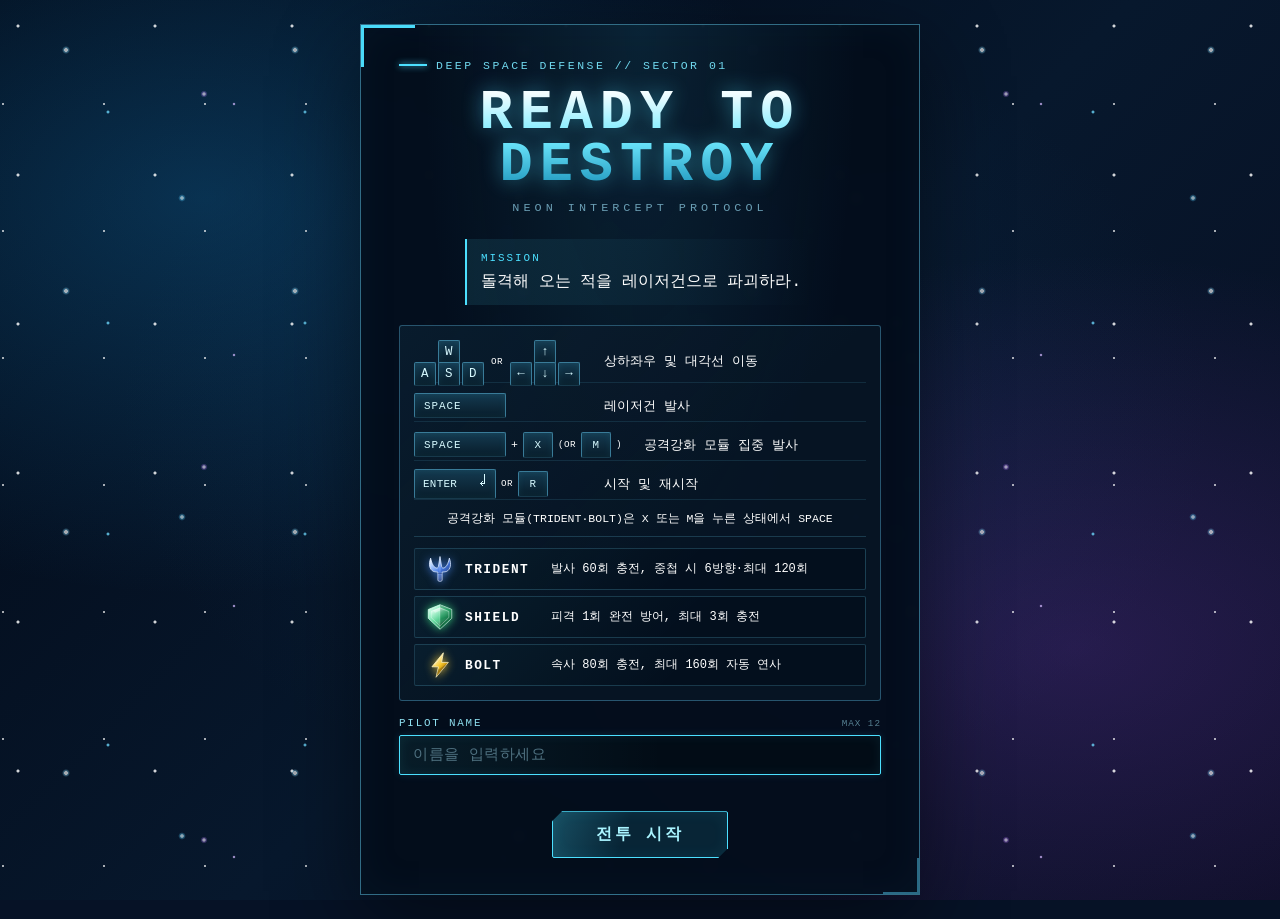
<file: index.html>
<!DOCTYPE html>
<html lang="ko">
<head>
  <meta charset="UTF-8">
  <meta name="viewport" content="width=device-width, initial-scale=1.0">
  <title>Ready To Destroy</title>
  <link rel="stylesheet" href="./style.css?v=20260729-stars4">
</head>
<body>
  <!--
    아이템 아이콘 스프라이트. 그라디언트를 한 번만 정의하고 <use>로 재사용해서
    (게임 내 캡슐 / 시작화면 안내 / HUD) 여러 곳에 써도 id가 중복되지 않게 한다.
    <use> 내부에는 CSS 클래스가 안정적으로 먹지 않으므로 색은 전부 속성으로 지정한다.
  -->
  <svg class="icon-sprite" aria-hidden="true" focusable="false">
    <defs>
      <linearGradient id="metal-spread" x1="0" y1="0" x2="0.85" y2="1">
        <stop offset="0" stop-color="#f2f7ff"/>
        <stop offset="0.26" stop-color="#9cc2ff"/>
        <stop offset="0.54" stop-color="#4b7fe8"/>
        <stop offset="0.79" stop-color="#21489f"/>
        <stop offset="1" stop-color="#12295c"/>
      </linearGradient>
      <linearGradient id="metal-shield" x1="0" y1="0" x2="0.85" y2="1">
        <stop offset="0" stop-color="#f0fff8"/>
        <stop offset="0.26" stop-color="#93f5c4"/>
        <stop offset="0.54" stop-color="#35c97e"/>
        <stop offset="0.79" stop-color="#178a52"/>
        <stop offset="1" stop-color="#0a4a30"/>
      </linearGradient>
      <linearGradient id="metal-rapid" x1="0" y1="0" x2="0.85" y2="1">
        <stop offset="0" stop-color="#fffdf0"/>
        <stop offset="0.26" stop-color="#ffe98f"/>
        <stop offset="0.54" stop-color="#f5c31f"/>
        <stop offset="0.79" stop-color="#b8820a"/>
        <stop offset="1" stop-color="#6b4a05"/>
      </linearGradient>
      <!-- 좌상단은 밝고 우하단은 어두운 광택. 도형을 축소 복제해 덧씌우면 볼록해 보인다. -->
      <linearGradient id="metal-gloss" x1="0" y1="0" x2="0.35" y2="1">
        <stop offset="0" stop-color="#ffffff" stop-opacity="0.72"/>
        <stop offset="0.4" stop-color="#ffffff" stop-opacity="0.16"/>
        <stop offset="0.72" stop-color="#ffffff" stop-opacity="0"/>
        <stop offset="1" stop-color="#000000" stop-opacity="0.26"/>
      </linearGradient>
      <!-- 삼지창처럼 굴곡진 한 덩어리는 도형 전체에 같은 광원을 걸어야 해서
           뷰박스 좌표계(userSpaceOnUse)로 고정한 광택을 따로 쓴다. -->
      <linearGradient id="metal-gloss-user" gradientUnits="userSpaceOnUse" x1="8" y1="0" x2="78" y2="96">
        <stop offset="0" stop-color="#ffffff" stop-opacity="0.6"/>
        <stop offset="0.34" stop-color="#ffffff" stop-opacity="0.14"/>
        <stop offset="0.62" stop-color="#ffffff" stop-opacity="0"/>
        <stop offset="1" stop-color="#000000" stop-opacity="0.34"/>
      </linearGradient>
      <!-- 아래 item-icon-spread의 윤곽과 반드시 같은 좌표를 유지할 것. -->
      <clipPath id="clip-trident">
        <path d="M50 2 L56 40 C58 52 78 50 86 8 C94 30 92 52 74 60 L58 62 L58 92 Q58 97 53 97 L47 97 Q42 97 42 92 L42 62 L26 60 C8 52 6 30 14 8 C22 50 42 52 44 40 Z"/>
      </clipPath>
    </defs>

    <!-- 포세이돈 삼지창(TRIDENT). 창날과 자루를 따로 얹지 않고 하나의 연속된 윤곽으로
         이어 단조된 한 덩어리처럼 보이게 한다. 세 갈래가 3방향 확산탄과 대응된다.
         윤곽 좌표는 위 clip-trident와 반드시 동일하게 유지할 것. -->
    <symbol id="item-icon-spread" viewBox="0 0 100 100">
      <path d="M50 2 L56 40 C58 52 78 50 86 8 C94 30 92 52 74 60 L58 62 L58 92 Q58 97 53 97 L47 97 Q42 97 42 92 L42 62 L26 60 C8 52 6 30 14 8 C22 50 42 52 44 40 Z"
            fill="url(#metal-spread)" stroke="#dbe9ff" stroke-width="3" stroke-linejoin="round"/>
      <rect x="0" y="0" width="100" height="100"
            fill="url(#metal-gloss-user)" clip-path="url(#clip-trident)"/>
      <!-- 가운데 능선과 자루 이음매로 단조된 금속 느낌을 더한다. -->
      <path d="M50 20 L50 90" stroke="#ffffff" stroke-width="2.4" opacity="0.36" stroke-linecap="round"/>
      <path d="M43 67 H57" stroke="#04122e" stroke-width="2.6" opacity="0.42" stroke-linecap="round"/>
      <path d="M44 72 H56" stroke="#ffffff" stroke-width="1.6" opacity="0.28" stroke-linecap="round"/>
    </symbol>

    <symbol id="item-icon-shield" viewBox="0 0 100 100">
      <path d="M50 3 L95 21 L95 55 L50 97 L5 55 L5 21 Z"
            fill="url(#metal-shield)" stroke="#d8fff0" stroke-width="3" stroke-linejoin="round"/>
      <path d="M50 3 L5 21 L5 55 L50 97 Z" fill="#ffffff" opacity="0.2"/>
      <path d="M50 3 L95 21 L95 55 L50 97 Z" fill="#032417" opacity="0.26"/>
      <path d="M50 3 L95 21 L95 55 L50 97 L5 55 L5 21 Z"
            fill="url(#metal-gloss)"
            transform="translate(50 50) scale(0.78) translate(-50 -50)"/>
      <path d="M50 15 L84 29 L84 52 L50 84 L16 52 L16 29 Z"
            fill="none" stroke="#eafff6" stroke-width="2.4" opacity="0.6" stroke-linejoin="round"/>
      <path d="M50 9 L50 90" stroke="#ffffff" stroke-width="2" opacity="0.34"/>
      <path d="M23 25 L49 14 L49 26 L31 34 Z" fill="#ffffff" opacity="0.42"/>
    </symbol>

    <symbol id="item-icon-rapid" viewBox="0 0 100 100">
      <path d="M63 3 L19 57 L44 57 L35 97 L82 40 L56 40 Z"
            fill="url(#metal-rapid)" stroke="#fff6c9" stroke-width="3" stroke-linejoin="round"/>
      <path d="M63 3 L19 57 L44 57 L35 97 L82 40 L56 40 Z"
            fill="url(#metal-gloss)"
            transform="translate(50 50) scale(0.68) translate(-50 -50)"/>
      <path d="M82 40 L35 97 L42 68 L58 58 Z" fill="#2a1b00" opacity="0.28"/>
      <path d="M60 12 L30 49" stroke="#ffffff" stroke-width="3.4" opacity="0.5" stroke-linecap="round"/>
    </symbol>
  </svg>

  <div id="app">
    <!-- 시작 화면 -->
    <section id="start-screen" class="screen">
      <p class="panel-kicker">DEEP SPACE DEFENSE // SECTOR 01</p>
      <h1 class="title">READY TO DESTROY</h1>
      <p class="title-subtitle">NEON INTERCEPT PROTOCOL</p>
      <p class="rule"><span>MISSION</span> 돌격해 오는 적을 레이저건으로 파괴하라.</p>
      <div class="controls">
        <div class="control-row">
          <span class="key-group movement-keys">
            <span class="wasd-keypad" role="img" aria-label="WASD 키">
              <kbd class="compact-key wasd-key--w" aria-hidden="true">W</kbd>
              <kbd class="compact-key wasd-key--a" aria-hidden="true">A</kbd>
              <kbd class="compact-key wasd-key--s" aria-hidden="true">S</kbd>
              <kbd class="compact-key wasd-key--d" aria-hidden="true">D</kbd>
            </span>
            <span class="key-or">OR</span>
            <span class="arrow-keypad" role="img" aria-label="키보드 방향키">
              <kbd class="arrow-key arrow-key--up" aria-hidden="true">↑</kbd>
              <kbd class="arrow-key arrow-key--left" aria-hidden="true">←</kbd>
              <kbd class="arrow-key arrow-key--down" aria-hidden="true">↓</kbd>
              <kbd class="arrow-key arrow-key--right" aria-hidden="true">→</kbd>
            </span>
          </span>
          <span>상하좌우 및 대각선 이동</span>
        </div>
        <div class="control-row">
          <span class="key-group"><kbd class="space-key">SPACE</kbd></span>
          <span>레이저건 발사</span>
        </div>
        <div class="control-row control-row--enhance">
          <span class="key-group enhance-keys">
            <kbd class="space-key">SPACE</kbd>
            <span class="key-plus">+</span>
            <kbd class="standard-key">X</kbd>
            <span class="key-alternative">
              <span class="key-or">(OR</span>
              <kbd class="standard-key">M</kbd>
              <span class="key-or">)</span>
            </span>
          </span>
          <span>공격강화 모듈 집중 발사</span>
        </div>
        <div class="control-row">
          <span class="key-group restart-keys">
            <kbd class="enter-key">ENTER</kbd>
            <span class="key-or">OR</span>
            <kbd class="standard-key">R</kbd>
          </span>
          <span>시작 및 재시작</span>
        </div>
        <p class="control-tip">공격강화 모듈(TRIDENT·BOLT)은 X 또는 M을 누른 상태에서 SPACE</p>
        <div class="module-guide" aria-label="전투강화 모듈 안내">
          <div class="module-guide-card">
            <span class="module-guide-icon item--spread" aria-hidden="true">
              <svg class="item-svg" viewBox="0 0 100 100"><use href="#item-icon-spread"/></svg>
            </span>
            <strong class="module-guide-name">TRIDENT</strong>
            <span class="module-guide-desc">발사 60회 충전, 중첩 시 6방향·최대 120회</span>
          </div>
          <div class="module-guide-card">
            <span class="module-guide-icon item--shield" aria-hidden="true">
              <svg class="item-svg" viewBox="0 0 100 100"><use href="#item-icon-shield"/></svg>
            </span>
            <strong class="module-guide-name">SHIELD</strong>
            <span class="module-guide-desc">피격 1회 완전 방어, 최대 3회 충전</span>
          </div>
          <div class="module-guide-card">
            <span class="module-guide-icon item--rapid" aria-hidden="true">
              <svg class="item-svg" viewBox="0 0 100 100"><use href="#item-icon-rapid"/></svg>
            </span>
            <strong class="module-guide-name">BOLT</strong>
            <span class="module-guide-desc">속사 80회 충전, 최대 160회 자동 연사</span>
          </div>
        </div>
      </div>
      <div class="pilot-entry">
        <label for="start-player-name" class="pilot-entry-label">
          PILOT NAME
          <span>MAX 12</span>
        </label>
        <input
          id="start-player-name"
          class="player-name-input"
          type="text"
          maxlength="12"
          autocomplete="off"
          spellcheck="false"
          placeholder="이름을 입력하세요"
          aria-describedby="start-name-error"
          autofocus
        >
        <p id="start-name-error" class="name-error" role="alert"></p>
      </div>
      <button id="start-button" class="btn">전투 시작</button>
    </section>

    <!-- 플레이 화면 -->
    <section id="game-screen" class="screen hidden">
      <div class="hud">
        <div class="hud-panel hud-panel--score">
          <span class="hud-label">SCORE</span>
          <span id="score-display" class="hud-value">000000</span>
        </div>
        <div class="hud-status"><span class="status-dot"></span><span id="stage-display">STAGE 1</span></div>
        <div class="hud-panel hud-panel--lives">
          <span class="hud-label">INTEGRITY</span>
          <span id="lives-display" class="life-pips" aria-label="남은 목숨 3"></span>
        </div>
      </div>
      <div id="powerup-hud" class="powerup-hud">
        <span class="powerup-hud-label">MOD</span>
        <div id="powerup-spread" class="powerup-slot hidden">
          <div class="powerup-icon item--spread">
            <svg class="item-svg" viewBox="0 0 100 100"><use href="#item-icon-spread"/></svg>
          </div>
          <span class="powerup-name">TRIDENT ×3</span>
          <div class="powerup-bar"><div class="powerup-bar-fill"></div></div>
          <span class="powerup-charge">60/120</span>
        </div>
        <div id="powerup-rapid" class="powerup-slot hidden">
          <div class="powerup-icon item--rapid">
            <svg class="item-svg" viewBox="0 0 100 100"><use href="#item-icon-rapid"/></svg>
          </div>
          <span class="powerup-name">BOLT</span>
          <div class="powerup-bar"><div class="powerup-bar-fill"></div></div>
          <span class="powerup-charge">80/160</span>
        </div>
        <div id="powerup-shield" class="powerup-slot hidden">
          <div class="powerup-icon item--shield">
            <svg class="item-svg" viewBox="0 0 100 100"><use href="#item-icon-shield"/></svg>
          </div>
          <span class="powerup-name">SHIELD</span>
          <span class="powerup-count"></span>
        </div>
        <button
          id="pause-button"
          class="pause-toggle"
          type="button"
          aria-pressed="false"
          aria-label="게임 일시정지"
        >PAUSE</button>
      </div>
      <div id="play-area">
        <div id="boss-warning" class="boss-warning hidden">
          <p class="boss-warning-title">WARNING</p>
          <p class="boss-warning-subtitle">HOSTILE CRUISER INBOUND</p>
        </div>
        <div id="pause-overlay" class="pause-overlay hidden">
          <p class="pause-overlay-title">PAUSED</p>
          <p class="pause-overlay-subtitle">PAUSE 버튼을 눌러 재개하십시오</p>
        </div>
      </div>
      <p class="game-control-hint">공격강화 모듈(TRIDENT·BOLT) 발사: X 또는 M을 누른 상태에서 SPACE</p>
    </section>

    <!-- 게임 오버 화면 -->
    <section id="game-over-screen" class="screen hidden">
      <p class="panel-kicker panel-kicker--danger">MISSION TERMINATED</p>
      <h2 class="title">GAME OVER</h2>
      <p class="debrief-label">FINAL SCORE</p>
      <p id="final-score">000000</p>
      <p class="debrief-pilot">PILOT <strong id="final-player-name">-</strong></p>
      <section class="leaderboard-panel" aria-labelledby="leaderboard-title">
        <div class="leaderboard-heading">
          <h3 id="leaderboard-title">LOCAL RANKING</h3>
          <span>TOP 10</span>
        </div>
        <p id="current-rank" class="current-rank"></p>
        <ol id="leaderboard-list" class="leaderboard-list"></ol>
      </section>
      <p class="debrief-message">함선을 재정비하고 전투 구역으로 복귀하십시오.</p>
      <div class="pilot-entry pilot-entry--restart">
        <label for="restart-player-name" class="pilot-entry-label">
          NEXT PILOT NAME
          <span>MAX 12</span>
        </label>
        <input
          id="restart-player-name"
          class="player-name-input"
          type="text"
          maxlength="12"
          autocomplete="off"
          spellcheck="false"
          placeholder="재출격 이름을 입력하세요"
          aria-describedby="restart-name-error"
        >
        <p id="restart-name-error" class="name-error" role="alert"></p>
      </div>
      <button id="restart-button" class="btn">재출격</button>
    </section>
  </div>

  <script src="./assets/bach-english-suite-no2-prelude-bwv807-data.js" defer></script>
  <script src="./bgm.js" defer></script>
  <script src="./script.js" defer></script>
</body>
</html>
</file>
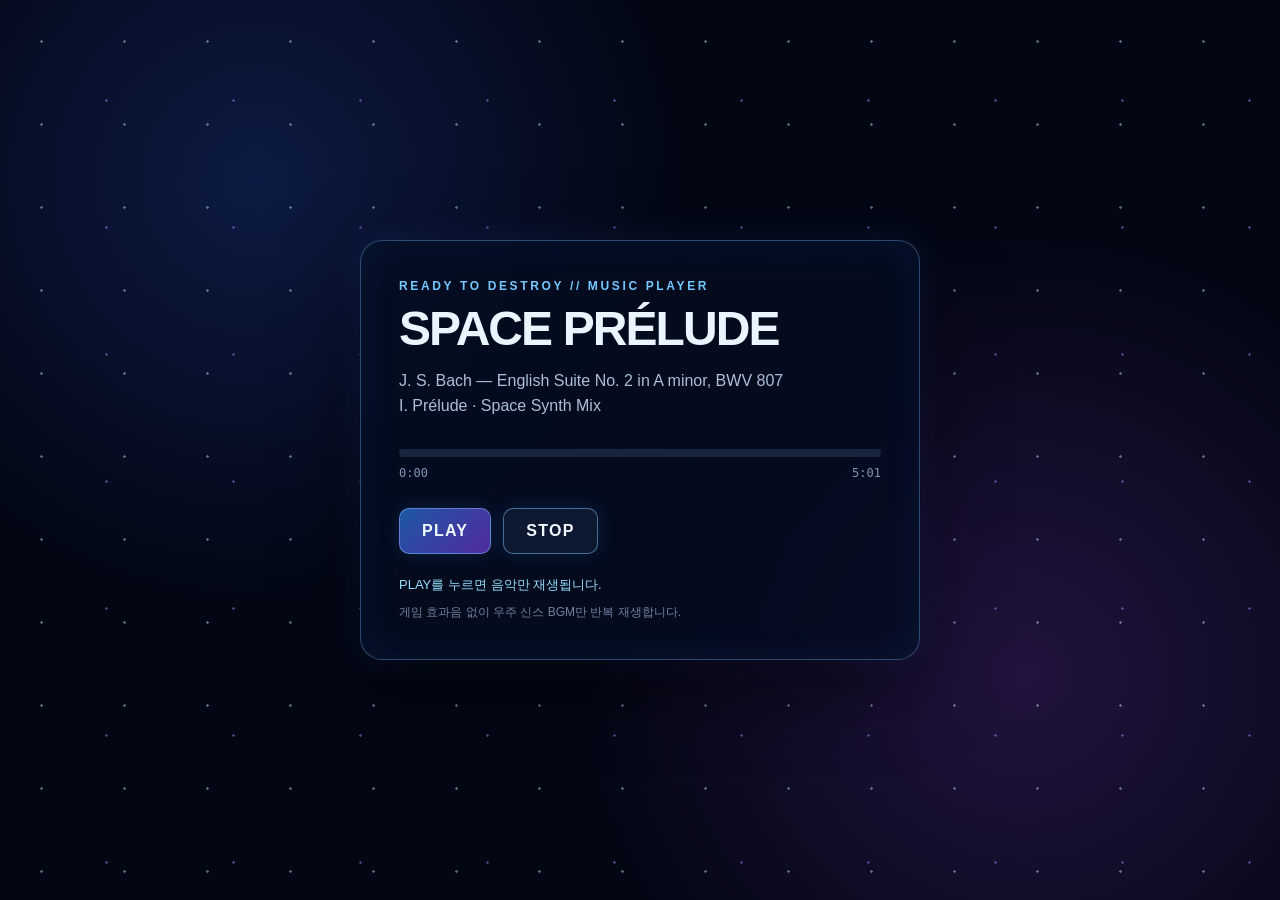
<file: bgm-preview.html>
<!DOCTYPE html>
<html lang="ko">
<head>
  <meta charset="UTF-8">
  <meta name="viewport" content="width=device-width, initial-scale=1.0">
  <title>Ready To Destroy — BGM Preview</title>
  <style>
    :root {
      color-scheme: dark;
      font-family: "Segoe UI", "Noto Sans KR", sans-serif;
      background: #030714;
      color: #eaf4ff;
    }

    * {
      box-sizing: border-box;
    }

    body {
      min-height: 100vh;
      margin: 0;
      display: grid;
      place-items: center;
      overflow: hidden;
      background:
        radial-gradient(circle at 20% 20%, rgba(52, 104, 255, 0.2), transparent 34%),
        radial-gradient(circle at 80% 75%, rgba(173, 71, 255, 0.18), transparent 36%),
        #030714;
    }

    body::before {
      content: "";
      position: fixed;
      inset: 0;
      pointer-events: none;
      opacity: 0.45;
      background-image:
        radial-gradient(circle, #bfe8ff 0 1px, transparent 1.5px),
        radial-gradient(circle, #9e8cff 0 1px, transparent 1.5px);
      background-position: 0 0, 43px 37px;
      background-size: 83px 83px, 127px 127px;
    }

    .player {
      position: relative;
      width: min(560px, calc(100vw - 32px));
      padding: 38px;
      border: 1px solid rgba(121, 187, 255, 0.36);
      border-radius: 22px;
      background: rgba(4, 12, 32, 0.84);
      box-shadow:
        0 24px 80px rgba(0, 0, 0, 0.55),
        inset 0 0 42px rgba(63, 122, 255, 0.08),
        0 0 36px rgba(61, 121, 255, 0.14);
      backdrop-filter: blur(14px);
    }

    .kicker {
      margin: 0 0 12px;
      color: #75c8ff;
      font-size: 12px;
      font-weight: 800;
      letter-spacing: 0.22em;
    }

    h1 {
      margin: 0;
      font-size: clamp(28px, 7vw, 48px);
      line-height: 1;
      letter-spacing: -0.04em;
    }

    .composer {
      margin: 16px 0 30px;
      color: #aebed8;
      line-height: 1.55;
    }

    .track {
      height: 8px;
      overflow: hidden;
      border-radius: 999px;
      background: rgba(142, 183, 255, 0.14);
    }

    .track-fill {
      width: 0;
      height: 100%;
      border-radius: inherit;
      background: linear-gradient(90deg, #4cc9ff, #8e75ff, #db65ff);
      box-shadow: 0 0 14px #7d8dff;
    }

    .time-row {
      display: flex;
      justify-content: space-between;
      margin-top: 9px;
      color: #7f93b3;
      font-family: Consolas, monospace;
      font-size: 12px;
    }

    .controls {
      display: flex;
      gap: 12px;
      margin-top: 28px;
    }

    button {
      min-height: 46px;
      padding: 0 22px;
      border: 1px solid rgba(128, 198, 255, 0.5);
      border-radius: 10px;
      color: #eff9ff;
      font: inherit;
      font-weight: 800;
      letter-spacing: 0.08em;
      cursor: pointer;
      background: linear-gradient(135deg, rgba(41, 122, 222, 0.7), rgba(111, 54, 205, 0.74));
      box-shadow: 0 0 20px rgba(75, 132, 255, 0.16);
    }

    button:hover,
    button:focus-visible {
      border-color: #d7f3ff;
      filter: brightness(1.13);
    }

    button.secondary {
      background: rgba(18, 31, 59, 0.72);
    }

    .status {
      min-height: 1.5em;
      margin: 22px 0 0;
      color: #96dfff;
      font-size: 13px;
    }

    .note {
      margin: 8px 0 0;
      color: #71829e;
      font-size: 12px;
    }
  </style>
</head>
<body>
  <main class="player">
    <p class="kicker">READY TO DESTROY // MUSIC PLAYER</p>
    <h1>SPACE PRÉLUDE</h1>
    <p class="composer">
      J. S. Bach — English Suite No. 2 in A minor, BWV 807<br>
      I. Prélude · Space Synth Mix
    </p>

    <div class="track" aria-hidden="true">
      <div id="track-fill" class="track-fill"></div>
    </div>
    <div class="time-row">
      <span id="current-time">0:00</span>
      <span id="duration">5:02</span>
    </div>

    <div class="controls">
      <button id="play-toggle" type="button">PLAY</button>
      <button id="stop-button" class="secondary" type="button">STOP</button>
    </div>

    <p id="status" class="status" role="status">PLAY를 누르면 음악만 재생됩니다.</p>
    <p class="note">게임 효과음 없이 우주 신스 BGM만 반복 재생합니다.</p>
  </main>

  <script src="./assets/bach-english-suite-no2-prelude-bwv807-data.js"></script>
  <script src="./bgm.js"></script>
  <script>
    const AudioContextClass = window.AudioContext || window.webkitAudioContext;
    const player = new window.MidiBgmPlayer(window.BACH_BGM_MIDI.base64, {
      volume: 0.32448,
    });
    const playToggle = document.getElementById("play-toggle");
    const stopButton = document.getElementById("stop-button");
    const status = document.getElementById("status");
    const trackFill = document.getElementById("track-fill");
    const currentTimeDisplay = document.getElementById("current-time");
    const durationDisplay = document.getElementById("duration");
    let context = null;

    function formatTime(seconds) {
      const wholeSeconds = Math.max(0, Math.floor(seconds));
      return (
        Math.floor(wholeSeconds / 60) +
        ":" +
        String(wholeSeconds % 60).padStart(2, "0")
      );
    }

    function getPosition() {
      if (!player.isPlaying || context === null) {
        return player.pausedAt;
      }

      const elapsed = context.currentTime - player.loopStartTime;
      return elapsed > 0 ? elapsed % player.info.duration : 0;
    }

    function updateProgress() {
      const position = getPosition();
      currentTimeDisplay.textContent = formatTime(position);
      durationDisplay.textContent = formatTime(player.info.duration);
      trackFill.style.width =
        Math.min(100, (position / player.info.duration) * 100) + "%";
    }

    playToggle.addEventListener("click", async () => {
      if (player.isPlaying) {
        player.pause();
        playToggle.textContent = "PLAY";
        status.textContent = "일시정지했습니다.";
        updateProgress();
        return;
      }

      if (context === null) {
        context = new AudioContextClass();
      }
      if (context.state === "suspended") {
        await context.resume();
      }

      player.start(context);
      playToggle.textContent = "PAUSE";
      status.textContent = "우주 신스 BGM 재생 중";
    });

    stopButton.addEventListener("click", () => {
      player.stop();
      playToggle.textContent = "PLAY";
      status.textContent = "정지했습니다. 다음 재생은 처음부터 시작합니다.";
      updateProgress();
    });

    window.setInterval(updateProgress, 200);
    updateProgress();
  </script>
</body>
</html>
</file>
<file: style.css>
* {
  box-sizing: border-box;
}

:root {
  --space-black: #020611;
  --panel: rgba(7, 18, 34, 0.92);
  --panel-light: rgba(15, 40, 62, 0.78);
  --line: #285d77;
  --cyan: #4ce0ff;
  --cyan-soft: #a9f4ff;
  --danger: #ff4f75;
  --muted: #8fb8cc;
}

html, body {
  margin: 0;
  padding: 0;
  height: 100%;
  background: #061226;
  color: #e6f7ff;
  font-family: 'Consolas', 'Courier New', monospace;
}

body {
  background-image:
    radial-gradient(ellipse at 16% 22%, rgba(20, 126, 190, 0.32), transparent 40%),
    radial-gradient(ellipse at 84% 72%, rgba(116, 54, 180, 0.28), transparent 43%),
    radial-gradient(ellipse at 52% 46%, rgba(22, 73, 119, 0.2), transparent 58%),
    linear-gradient(135deg, #020815 0%, #07182d 52%, #090d21 100%);
  background-repeat: no-repeat;
  background-size: cover;
  background-attachment: fixed;
}

/*
 * 시작·게임오버 화면 뒤의 우주 배경. 예전 body 다중 배경에서는 별 무늬가
 * 불투명한 암청색 그라디언트 아래에 놓여 거의 보이지 않았다. 별을 독립된 고정
 * 레이어로 올려 모든 화면에서 보이게 하고, 밝은 별층만 천천히 반짝이게 한다.
 */
body::before,
body::after {
  content: "";
  position: fixed;
  inset: 0;
  z-index: 0;
  pointer-events: none;
}

body::before {
  background-image:
    radial-gradient(circle at 18px 26px, rgba(255, 255, 255, 0.96) 0 1.2px, transparent 1.85px),
    radial-gradient(circle at 71px 93px, rgba(111, 218, 255, 0.9) 0 1.15px, transparent 1.8px),
    radial-gradient(circle at 143px 57px, rgba(211, 185, 255, 0.82) 0 1px, transparent 1.65px),
    radial-gradient(circle at 91px 41px, rgba(255, 255, 255, 0.76) 0 0.8px, transparent 1.4px);
  background-size: 137px 149px, 197px 211px, 269px 251px, 101px 127px;
  background-position: 0 0, 37px 19px, 91px 47px, 13px 63px;
  opacity: 0.86;
}

body::after {
  background-image:
    radial-gradient(circle at 43px 39px, #ffffff 0 1.6px, rgba(141, 224, 255, 0.72) 2px, transparent 4px),
    radial-gradient(circle at 109px 137px, #dff8ff 0 1.4px, rgba(88, 207, 255, 0.65) 2px, transparent 3.8px),
    radial-gradient(circle at 181px 83px, #f3eaff 0 1.25px, rgba(184, 129, 255, 0.58) 1.9px, transparent 3.6px);
  background-size: 229px 241px, 337px 319px, 401px 373px;
  background-position: 23px 11px, 73px 61px;
  opacity: 0.64;
  will-change: opacity;
  animation: ambient-star-twinkle 4.8s ease-in-out infinite alternate;
}

@keyframes ambient-star-twinkle {
  from { opacity: 0.48; }
  to { opacity: 0.94; }
}

#app {
  position: relative;
  z-index: 1;
  display: flex;
  align-items: center;
  justify-content: center;
  min-height: 100vh;
  padding: 24px;
}

/* powerup-hud 행의 남는 오른쪽 여백에 자리잡도록 margin-left:auto로 붙인다. */
.pause-toggle {
  margin-left: auto;
  flex-shrink: 0;
  min-width: 44px;
  min-height: 24px;
  border: 1px solid var(--line);
  border-radius: 2px;
  padding: 3px 6px;
  background:
    linear-gradient(135deg, rgba(76, 224, 255, 0.14), transparent 45%),
    rgba(5, 10, 20, 0.92);
  color: var(--cyan);
  font: 0.54rem 'Consolas', 'Courier New', monospace;
  letter-spacing: 0.5px;
  cursor: pointer;
  clip-path: polygon(6px 0, 100% 0, 100% calc(100% - 6px), calc(100% - 6px) 100%, 0 100%, 0 6px);
}

.pause-toggle:hover,
.pause-toggle:focus-visible {
  border-color: #4ce0ff;
  color: #ffffff;
  outline: none;
}

.pause-toggle[aria-pressed="true"] {
  color: #ffd76a;
  border-color: #ffd76a;
}

.screen {
  display: flex;
  flex-direction: column;
  align-items: center;
  gap: 16px;
  text-align: center;
  max-width: 480px;
}

.screen.hidden {
  display: none;
}

.title {
  font-size: clamp(2.2rem, 7vw, 3.45rem);
  line-height: 0.95;
  letter-spacing: 7px;
  color: var(--cyan);
  background: linear-gradient(180deg, #f3fdff 5%, #70eaff 48%, #168db6 100%);
  background-clip: text;
  -webkit-background-clip: text;
  -webkit-text-fill-color: transparent;
  filter: drop-shadow(0 0 10px rgba(76, 224, 255, 0.45));
  margin: 0;
}

.panel-kicker {
  align-self: stretch;
  margin: 0;
  color: #70d8ee;
  font-size: 0.72rem;
  letter-spacing: 2.5px;
  text-align: left;
}

.panel-kicker::before {
  content: "";
  display: inline-block;
  width: 28px;
  height: 2px;
  margin: 0 9px 3px 0;
  background: var(--cyan);
  box-shadow: 0 0 6px var(--cyan);
}

.panel-kicker--danger {
  color: #ff9ab0;
}

.panel-kicker--danger::before {
  background: var(--danger);
  box-shadow: 0 0 6px var(--danger);
}

.title-subtitle {
  margin: -8px 0 4px;
  color: #6a9eb4;
  font-size: 0.74rem;
  letter-spacing: 4px;
}

.rule {
  position: relative;
  margin: 4px 0;
  border-left: 2px solid var(--cyan);
  padding: 11px 14px;
  font-size: 1rem;
  color: #ffffff;
  line-height: 1.5;
  text-align: left;
  background: linear-gradient(90deg, rgba(76, 224, 255, 0.1), transparent);
}

.rule span {
  display: block;
  margin-bottom: 4px;
  color: var(--cyan);
  font-size: 0.68rem;
  letter-spacing: 2px;
}

.controls {
  display: grid;
  gap: 7px;
  width: 100%;
  border: 1px solid rgba(55, 116, 145, 0.68);
  border-radius: 3px;
  padding: 14px;
  background:
    linear-gradient(135deg, rgba(27, 82, 107, 0.13), transparent 55%),
    rgba(8, 22, 39, 0.82);
  font-size: 0.82rem;
}

.control-row {
  display: grid;
  grid-template-columns: minmax(130px, 0.85fr) 1.25fr;
  align-items: center;
  gap: 12px;
  min-height: 32px;
  border-bottom: 1px solid rgba(45, 99, 124, 0.3);
  color: #ffffff;
  text-align: left;
}

.key-group {
  display: flex;
  align-items: center;
  gap: 5px;
}

.control-row--enhance {
  grid-template-columns: minmax(218px, 1fr) minmax(0, 1.1fr);
}

.enhance-keys,
.key-alternative {
  flex-wrap: nowrap;
  white-space: nowrap;
}

.key-alternative {
  display: inline-flex;
  flex: 0 0 auto;
  align-items: center;
  gap: 5px;
}

.movement-keys {
  gap: 7px;
}

.key-or {
  color: #ffffff;
  font-size: 0.58rem;
  letter-spacing: 0.5px;
}

.wasd-keypad,
.arrow-keypad {
  display: grid;
  grid-template-columns: repeat(3, 22px);
  grid-template-rows: repeat(2, 20px);
  gap: 2px;
}

.compact-key,
.arrow-key {
  display: flex;
  align-items: center;
  justify-content: center;
  min-width: 22px;
  height: 20px;
  padding: 0;
  font-size: 0.78rem;
  line-height: 1;
}

.wasd-key--w {
  grid-column: 2;
  grid-row: 1;
}

.wasd-key--a {
  grid-column: 1;
  grid-row: 2;
}

.wasd-key--s {
  grid-column: 2;
  grid-row: 2;
}

.wasd-key--d {
  grid-column: 3;
  grid-row: 2;
}

.arrow-key--up {
  grid-column: 2;
  grid-row: 1;
}

.arrow-key--left {
  grid-column: 1;
  grid-row: 2;
}

.arrow-key--down {
  grid-column: 2;
  grid-row: 2;
}

.arrow-key--right {
  grid-column: 3;
  grid-row: 2;
}

kbd {
  display: inline-flex;
  align-items: center;
  justify-content: center;
  min-width: 34px;
  min-height: 24px;
  border: 1px solid #397b98;
  border-bottom-color: #17394b;
  border-radius: 2px;
  padding: 4px 6px;
  background: linear-gradient(#143a50, #081c2a);
  color: #d8faff;
  font: 0.68rem 'Consolas', 'Courier New', monospace;
  letter-spacing: 0.5px;
  text-align: center;
  box-shadow: inset 0 0 7px rgba(76, 224, 255, 0.08);
}

.space-key {
  width: 92px;
  height: 25px;
  justify-content: flex-start;
  padding-left: 9px;
  letter-spacing: 1px;
}

.standard-key {
  width: 30px;
  min-width: 30px;
  height: 26px;
  padding: 0;
}

.key-plus {
  color: #ffffff;
  font-size: 0.72rem;
}

.restart-keys {
  align-items: center;
  min-height: 30px;
}

.enter-key {
  position: relative;
  width: 82px;
  height: 30px;
  min-height: 30px;
  justify-content: flex-start;
  padding: 0 8px;
  border-radius: 2px;
  letter-spacing: 0.3px;
}

.enter-key::after {
  content: "↵";
  margin-left: auto;
  color: #d8faff;
  font-size: 1rem;
  line-height: 1;
}

.control-tip {
  margin: 4px 0 0;
  color: #ffffff;
  font-size: 0.72rem;
  text-align: center;
}

/*
 * 3열로 나누면 카드마다 폭이 좁아 글씨를 키울 수 없어서, 한 줄에 하나씩
 * 전체 폭을 쓰는 행 배치로 둔다. 덕분에 이름·설명을 크고 밝게 쓸 수 있다.
 */
.module-guide {
  display: grid;
  gap: 6px;
  margin-top: 3px;
  border-top: 1px solid rgba(55, 112, 137, 0.42);
  padding-top: 11px;
}

.module-guide-card {
  display: grid;
  grid-template-columns: 26px minmax(74px, auto) minmax(0, 1fr);
  align-items: center;
  gap: 12px;
  min-height: 40px;
  border: 1px solid rgba(55, 112, 137, 0.42);
  border-radius: 2px;
  padding: 7px 12px;
  background:
    linear-gradient(135deg, rgba(76, 224, 255, 0.07), transparent 60%),
    rgba(4, 15, 28, 0.72);
  text-align: left;
}

.module-guide-icon {
  display: block;
  width: 26px;
  height: 26px;
}

.module-guide-name {
  color: #ffffff;
  font-size: 0.8rem;
  letter-spacing: 1.5px;
}

.module-guide-desc {
  color: #ffffff;
  font-size: 0.75rem;
  line-height: 1.35;
}

.pilot-entry {
  display: grid;
  gap: 6px;
  width: 100%;
  text-align: left;
}

.pilot-entry-label {
  display: flex;
  align-items: center;
  justify-content: space-between;
  color: #8edff0;
  font-size: 0.68rem;
  letter-spacing: 1.8px;
}

.pilot-entry-label span {
  color: #557f91;
  font-size: 0.58rem;
  letter-spacing: 1px;
}

.player-name-input {
  width: 100%;
  border: 1px solid #397b98;
  border-radius: 2px;
  padding: 11px 13px;
  background:
    linear-gradient(90deg, rgba(76, 224, 255, 0.08), transparent 55%),
    rgba(3, 12, 23, 0.94);
  color: #e8fbff;
  caret-color: var(--cyan);
  font: 0.92rem 'Consolas', 'Courier New', monospace;
  letter-spacing: 0.5px;
  outline: none;
  transition: border-color 0.15s ease, box-shadow 0.15s ease;
}

.player-name-input::placeholder {
  color: #4f7180;
}

.player-name-input:focus {
  border-color: var(--cyan);
  box-shadow: inset 0 0 12px rgba(76, 224, 255, 0.08), 0 0 9px rgba(76, 224, 255, 0.13);
}

.player-name-input[aria-invalid="true"] {
  border-color: var(--danger);
  box-shadow: 0 0 9px rgba(255, 79, 117, 0.18);
}

.name-error {
  min-height: 14px;
  margin: 0;
  color: #ff8da6;
  font-size: 0.66rem;
  line-height: 1.25;
}

.btn {
  min-width: 176px;
  background:
    linear-gradient(110deg, rgba(76, 224, 255, 0.22), transparent 42%),
    #082536;
  color: var(--cyan-soft);
  border: 1px solid var(--cyan);
  padding: 12px 30px;
  font-size: 1rem;
  font-family: inherit;
  font-weight: 700;
  letter-spacing: 3px;
  border-radius: 2px;
  cursor: pointer;
  clip-path: polygon(10px 0, 100% 0, 100% calc(100% - 10px), calc(100% - 10px) 100%, 0 100%, 0 10px);
  box-shadow: inset 0 0 15px rgba(76, 224, 255, 0.08);
  transition: color 0.15s ease, background 0.15s ease, box-shadow 0.15s ease;
}

.btn:hover,
.btn:focus-visible {
  color: #ffffff;
  background:
    linear-gradient(110deg, rgba(76, 224, 255, 0.42), transparent 55%),
    #0b3b51;
  box-shadow: inset 0 0 22px rgba(76, 224, 255, 0.2), 0 0 14px rgba(76, 224, 255, 0.22);
  outline: none;
}

#start-screen,
#game-over-screen {
  position: relative;
  width: min(560px, 94vw);
  max-width: 560px;
  border: 1px solid rgba(65, 142, 172, 0.74);
  padding: 34px 38px 36px;
  background:
    linear-gradient(90deg, var(--cyan) 0 54px, transparent 54px) top left / 100% 3px no-repeat,
    linear-gradient(180deg, var(--cyan) 0 42px, transparent 42px) top left / 3px 100% no-repeat,
    linear-gradient(270deg, #2b6b86 0 36px, transparent 36px) bottom right / 100% 2px no-repeat,
    linear-gradient(0deg, #2b6b86 0 36px, transparent 36px) bottom right / 2px 100% no-repeat,
    radial-gradient(ellipse at 50% 0%, rgba(37, 127, 160, 0.18), transparent 55%),
    rgba(4, 13, 27, 0.94);
  box-shadow: 0 24px 80px rgba(0, 0, 0, 0.48), inset 0 0 40px rgba(32, 96, 127, 0.08);
  backdrop-filter: blur(4px);
}

#game-over-screen {
  border-color: rgba(171, 57, 91, 0.7);
  background:
    linear-gradient(90deg, var(--danger) 0 54px, transparent 54px) top left / 100% 3px no-repeat,
    linear-gradient(180deg, var(--danger) 0 42px, transparent 42px) top left / 3px 100% no-repeat,
    radial-gradient(ellipse at 50% 0%, rgba(155, 36, 71, 0.2), transparent 58%),
    rgba(12, 7, 19, 0.95);
}

#game-over-screen .title {
  background: linear-gradient(180deg, #fff4f7 5%, #ff7897 50%, #a51e4c 100%);
  background-clip: text;
  -webkit-background-clip: text;
}

#game-screen {
  width: 100%;
  max-width: 480px;
}

.game-control-hint {
  width: 100%;
  /* .screen의 16px 행 간격을 줄여 플레이 영역 바로 아래 하단 여백에 배치한다. */
  margin: -12px 0 0;
  color: #ffffff;
  font-size: clamp(0.62rem, 2.2vw, 0.72rem);
  font-weight: 700;
  line-height: 1.4;
  letter-spacing: 0.1px;
  text-align: center;
  text-shadow: 0 0 6px rgba(255, 255, 255, 0.3);
  transform: translateY(16px);
  white-space: nowrap;
}

.hud {
  display: flex;
  align-items: stretch;
  justify-content: space-between;
  gap: 8px;
  width: 100%;
  max-width: 480px;
  color: var(--cyan);
  margin-bottom: 8px;
}

.hud-panel {
  display: flex;
  flex: 1;
  flex-direction: column;
  gap: 2px;
  min-height: 48px;
  border: 1px solid rgba(46, 112, 141, 0.72);
  padding: 7px 11px;
  background:
    linear-gradient(135deg, rgba(76, 224, 255, 0.12), transparent 55%),
    rgba(5, 18, 32, 0.9);
  clip-path: polygon(7px 0, 100% 0, 100% calc(100% - 7px), calc(100% - 7px) 100%, 0 100%, 0 7px);
}

.hud-panel--score {
  align-items: flex-start;
  text-align: left;
}

.hud-panel--lives {
  align-items: flex-end;
  text-align: right;
}

.hud-label {
  color: #6f9fb3;
  font-size: 0.6rem;
  letter-spacing: 1.8px;
}

.hud-value {
  color: #d7fbff;
  font-size: 1.18rem;
  font-variant-numeric: tabular-nums;
  letter-spacing: 2px;
  text-shadow: 0 0 8px rgba(76, 224, 255, 0.5);
}

.hud-status {
  display: flex;
  align-items: center;
  justify-content: center;
  gap: 6px;
  min-width: 112px;
  color: #d7fbff;
  font-size: 0.86rem;
  font-weight: 700;
  letter-spacing: 2px;
  text-shadow: 0 0 8px rgba(76, 224, 255, 0.55);
}

.status-dot {
  width: 6px;
  height: 6px;
  border-radius: 50%;
  background: #54e9a3;
  box-shadow: 0 0 7px #54e9a3;
  animation: status-pulse 1.4s ease-in-out infinite;
}

.life-pips {
  display: flex;
  gap: 5px;
  min-height: 18px;
}

.life-pip {
  color: #203c49;
  font-size: 0.9rem;
  text-shadow: none;
}

.life-pip.is-active {
  color: var(--cyan);
  text-shadow: 0 0 7px var(--cyan);
}

@keyframes status-pulse {
  0%, 100% { opacity: 0.45; }
  50% { opacity: 1; }
}

.powerup-hud {
  display: flex;
  flex-wrap: wrap;
  align-items: center;
  gap: 4px;
  width: 100%;
  max-width: 480px;
  min-height: 32px;
  border-left: 2px solid #2d718d;
  padding: 3px 8px;
  background: linear-gradient(90deg, rgba(15, 47, 67, 0.62), transparent);
  margin-bottom: 8px;
}

.powerup-hud-label {
  margin-right: 0;
  color: #567f91;
  font-size: 0.56rem;
  letter-spacing: 1px;
}

.powerup-slot {
  display: flex;
  align-items: center;
  gap: 3px;
  min-height: 24px;
  border: 1px solid rgba(55, 112, 137, 0.42);
  border-radius: 2px;
  padding: 3px 4px;
  background: rgba(5, 18, 31, 0.75);
}

.powerup-slot.hidden {
  display: none;
}

.powerup-icon {
  width: 14px;
  height: 14px;
  flex-shrink: 0;
}

.powerup-name,
.powerup-charge {
  color: #9bc4d4;
  font-size: 0.58rem;
  letter-spacing: 0.5px;
}

.powerup-charge {
  min-width: 26px;
  color: #d7f8ff;
  font-variant-numeric: tabular-nums;
}

.powerup-count {
  font-size: 0.72rem;
  color: #3ddc84;
}

.powerup-bar {
  width: 22px;
  height: 4px;
  border: 1px solid #2a5b73;
  border-radius: 3px;
  overflow: hidden;
  background: rgba(15, 30, 45, 0.6);
}

.powerup-bar-fill {
  height: 100%;
  width: 100%;
  background: #4ce0ff;
  transform-origin: left;
}


/* 보스 등장 예고 배너. play-area 위에 겹쳐 뜨고, 페이드 인/아웃만으로 끝난다. */
.boss-warning {
  position: absolute;
  inset: 0;
  z-index: 1000;
  display: flex;
  flex-direction: column;
  align-items: center;
  justify-content: center;
  gap: 4px;
  pointer-events: none;
  background: radial-gradient(ellipse at 50% 50%, rgba(120, 8, 24, 0.35), transparent 68%);
  animation: boss-warning-pulse 0.5s ease-in-out infinite;
}

.boss-warning.hidden {
  display: none;
}

.boss-warning-title {
  margin: 0;
  color: #ff4f75;
  font-size: 1.6rem;
  font-weight: 700;
  letter-spacing: 6px;
  text-shadow: 0 0 14px rgba(255, 79, 117, 0.8);
}

.boss-warning-subtitle {
  margin: 0;
  color: #ffd0da;
  font-size: 0.72rem;
  letter-spacing: 2.5px;
}

/* 일시정지 오버레이. 보스 경고보다 위(z-index 더 높음)에 항상 떠서 확실히 보인다. */
.pause-overlay {
  position: absolute;
  inset: 0;
  z-index: 1200;
  display: flex;
  flex-direction: column;
  align-items: center;
  justify-content: center;
  gap: 4px;
  background: rgba(3, 10, 22, 0.72);
  backdrop-filter: blur(1.5px);
}

.pause-overlay.hidden {
  display: none;
}

.pause-overlay-title {
  margin: 0;
  color: #ffd76a;
  font-size: 1.6rem;
  font-weight: 700;
  letter-spacing: 6px;
  text-shadow: 0 0 14px rgba(255, 215, 106, 0.7);
}

.pause-overlay-subtitle {
  margin: 0;
  color: #ffe9b8;
  font-size: 0.72rem;
  letter-spacing: 2px;
}

/*
 * 화염탄. 이펙트 성능 사고(과거 GPU 화이트스크린) 이후로 얻은 교훈대로,
 * 여러 발이 동시에 날아다녀도 안전하도록 애니메이션 없는 정적 필터만 쓴다
 * (애니메이션 중인 요소는 각각 별도 합성 레이어로 올라가 개수가 쌓이면 부담이 된다).
 */
.boss-fireball {
  position: absolute;
  z-index: 100;
  width: 26px;
  height: 26px;
  border-radius: 50%;
  background: radial-gradient(circle, #fff3d0 0%, #ff9d3d 45%, #ff3b1a 78%, transparent 100%);
  filter: drop-shadow(0 0 6px rgba(255, 87, 34, 0.85));
  pointer-events: none;
}

@keyframes boss-warning-pulse {
  0%, 100% { opacity: 0.72; }
  50% { opacity: 1; }
}

.debrief-label {
  margin: 4px 0 -10px;
  color: #a56b7c;
  font-size: 0.7rem;
  letter-spacing: 3px;
}

#final-score {
  margin: 0;
  color: #ffffff;
  font-size: 2.35rem;
  font-variant-numeric: tabular-nums;
  letter-spacing: 5px;
  text-shadow: 0 0 14px rgba(255, 79, 117, 0.55);
}

.debrief-pilot {
  margin: -8px 0 0;
  color: #8e6977;
  font-size: 0.66rem;
  letter-spacing: 1.8px;
}

.debrief-pilot strong {
  margin-left: 7px;
  color: #ffd9e2;
  font-size: 0.82rem;
  letter-spacing: 0.5px;
}

.leaderboard-panel {
  width: 100%;
  border: 1px solid rgba(171, 57, 91, 0.52);
  border-radius: 2px;
  padding: 11px 13px 12px;
  background:
    linear-gradient(135deg, rgba(255, 79, 117, 0.08), transparent 58%),
    rgba(7, 10, 21, 0.82);
}

.leaderboard-heading {
  display: flex;
  align-items: center;
  justify-content: space-between;
  border-bottom: 1px solid rgba(171, 57, 91, 0.36);
  padding-bottom: 7px;
}

.leaderboard-heading h3 {
  margin: 0;
  color: #ff9cb2;
  font-size: 0.72rem;
  font-weight: 700;
  letter-spacing: 2px;
}

.leaderboard-heading span {
  color: #76515e;
  font-size: 0.58rem;
  letter-spacing: 1px;
}

.current-rank {
  margin: 8px 0;
  color: #ffc1cf;
  font-size: 0.7rem;
  letter-spacing: 0.8px;
}

.leaderboard-list {
  display: grid;
  gap: 3px;
  margin: 0;
  padding: 0;
  list-style: none;
}

.leaderboard-row {
  display: grid;
  grid-template-columns: 34px minmax(0, 1fr) 72px;
  align-items: center;
  min-height: 23px;
  border-left: 2px solid transparent;
  padding: 3px 7px;
  color: #8faab6;
  background: rgba(15, 23, 37, 0.54);
  font-size: 0.68rem;
}

.leaderboard-row.is-current {
  border-left-color: var(--danger);
  color: #ffe4ea;
  background: rgba(135, 31, 61, 0.24);
}

.leaderboard-rank {
  color: #a96074;
  font-variant-numeric: tabular-nums;
  text-align: left;
}

.leaderboard-name {
  overflow: hidden;
  text-overflow: ellipsis;
  white-space: nowrap;
  text-align: left;
}

.leaderboard-score {
  color: #ffd2dc;
  font-variant-numeric: tabular-nums;
  letter-spacing: 1px;
  text-align: right;
}

.debrief-message {
  margin: 0 0 4px;
  color: #a9bdc7;
  font-size: 0.82rem;
}

#play-area {
  position: relative;
  isolation: isolate;
  width: 480px;
  max-width: 100%;
  height: 670px;
  border: 1px solid #2a5b73;
  border-radius: 8px;
  background-color: #07152a;
  /*
   * 최소 별층은 게임 영역 자체의 배경으로 그린다. 일부 GPU/브라우저 조합에서
   * 투명 총알 canvas와 합성된 ::before/::after가 누락되어도 이 별들은 남는다.
   * 움직이는 두 별층은 아래 가상 요소가 계속 담당한다.
   */
  background-image:
    radial-gradient(circle at 19px 27px, rgba(255, 255, 255, 0.94) 0 1.25px, transparent 2px),
    radial-gradient(circle at 67px 83px, rgba(113, 220, 255, 0.82) 0 1.15px, transparent 1.9px),
    radial-gradient(circle at 143px 61px, rgba(210, 178, 255, 0.72) 0 1.05px, transparent 1.8px),
    radial-gradient(circle at 39px 71px, rgba(255, 255, 255, 0.68) 0 0.8px, transparent 1.45px),
    linear-gradient(rgba(83, 193, 234, 0.045) 1px, transparent 1px),
    linear-gradient(90deg, rgba(83, 193, 234, 0.038) 1px, transparent 1px),
    radial-gradient(ellipse at 18% 28%, rgba(29, 111, 164, 0.34), transparent 45%),
    radial-gradient(ellipse at 82% 72%, rgba(112, 47, 151, 0.29), transparent 47%),
    radial-gradient(ellipse at 50% 48%, rgba(25, 91, 131, 0.14), transparent 58%),
    linear-gradient(180deg, rgba(5, 20, 42, 0.93), rgba(4, 9, 25, 0.96));
  background-size:
    109px 137px,
    173px 211px,
    257px 283px,
    83px 107px,
    48px 48px,
    48px 48px,
    100% 100%,
    100% 100%,
    100% 100%,
    100% 100%;
  background-position: 0 0, 31px 17px, 79px 43px, 11px 59px, 0 0, 0 0, 0 0, 0 0, 0 0, 0 0;
  box-shadow:
    inset 0 0 48px rgba(0, 0, 0, 0.75),
    inset 0 0 2px rgba(76, 224, 255, 0.45),
    0 0 24px rgba(24, 112, 151, 0.14);
  overflow: hidden;
  /*
   * 피격 순간에만 transform 레이어로 승격하면 큰 텍스처 할당과 화면 흔들림 효과가
   * 동시에 시작된다. 게임 영역의 합성 레이어를 미리 예약해 그 순간의 할당을 없앤다.
   */
  will-change: transform;
}

/*
 * 별 배경은 예전에 background-position을 애니메이션했는데, 그러면 매 프레임 플레이
 * 영역(480x640) 전체를 다시 칠하게 되어 총알이 많을 때 프레임이 무너졌다.
 * 레이어를 두 배 높이로 만들고 transform으로 밀어 GPU 합성만으로 처리한다.
 * 이동 거리는 640px 고정이다. border-box라 콘텐츠 높이는 638px이므로 %를 쓰면
 * 이동 거리가 타일 높이의 배수가 아니게 되어 루프마다 이음매가 튄다.
 * 타일 높이(160/320/128/160)는 모두 640의 약수라 이 값에서만 이음매가 없다.
 */
#play-area::before,
#play-area::after {
  content: "";
  position: absolute;
  top: 0;
  left: 0;
  right: 0;
  height: 1280px;
  pointer-events: none;
  will-change: transform;
}

#play-area::before {
  z-index: 0;
  background-image:
    radial-gradient(circle, rgba(255, 255, 255, 0.96) 0 1.2px, transparent 1.8px),
    radial-gradient(circle, rgba(116, 220, 255, 0.9) 0 1.15px, transparent 1.75px);
  background-position: 19px 27px, 77px 113px;
  background-size: 120px 160px, 190px 320px;
  opacity: 0.82;
  animation: star-scroll 18s linear infinite;
}

#play-area::after {
  z-index: 1;
  background-image:
    radial-gradient(circle, #ffffff 0 1.6px, rgba(139, 224, 255, 0.62) 2px, transparent 3.2px),
    radial-gradient(circle, rgba(108, 230, 255, 0.98) 0 1.3px, transparent 2.1px);
  background-position: 31px 12px, 102px 64px;
  background-size: 80px 128px, 140px 160px;
  opacity: 0.76;
  animation: star-scroll 7s linear infinite;
}

@keyframes star-scroll {
  from { transform: translate3d(0, 0, 0); }
  to { transform: translate3d(0, -640px, 0); }
}

@keyframes screen-shake {
  0% { transform: translate(0, 0); }
  20% { transform: translate(-6px, 4px); }
  40% { transform: translate(6px, -4px); }
  60% { transform: translate(-4px, 2px); }
  80% { transform: translate(4px, -2px); }
  100% { transform: translate(0, 0); }
}

#play-area.shake {
  animation: screen-shake 200ms ease-out;
}

.player {
  position: absolute;
  z-index: 3;
  width: 40px;
  height: 26px;
  transform-origin: 50% 55%;
  filter: drop-shadow(0 0 5px rgba(76, 224, 255, 0.85));
  will-change: transform;
}

.ship-svg {
  display: block;
  width: 100%;
  height: 100%;
  overflow: visible;
}

.player-hull {
  fill: #12394e;
  stroke: #7ff2ff;
  stroke-width: 3;
  stroke-linejoin: round;
}

.player-wing {
  fill: #176b86;
  stroke: #4ce0ff;
  stroke-width: 1.5;
}

.player-spine {
  fill: #d9faff;
  stroke: #4ce0ff;
  stroke-width: 1.5;
}

.player-cockpit {
  fill: #061822;
  stroke: #b9f7ff;
  stroke-width: 2;
}

.player-panel-line {
  fill: none;
  stroke: rgba(185, 247, 255, 0.72);
  stroke-width: 1.4;
}

.player-engine-port {
  fill: #fff6b0;
  stroke: #4ce0ff;
  stroke-width: 1.5;
}

.player-engine-glow {
  fill: rgba(76, 224, 255, 0.45);
  transform-box: fill-box;
  transform-origin: center top;
  animation: engine-thrust 0.16s ease-in-out infinite alternate;
}

@keyframes player-hit-flash {
  0% { filter: brightness(3) drop-shadow(0 0 14px #ff3b6e); }
  100% { filter: drop-shadow(0 0 6px #4ce0ff); }
}

.player.hit-flash {
  animation: player-hit-flash 150ms ease-out;
}

@keyframes shield-pulse {
  0%, 100% { opacity: 0.7; transform: scale(1); }
  50% { opacity: 1; transform: scale(1.06); }
}

.shield-aura {
  position: absolute;
  z-index: 3;
  width: 56px;
  height: 56px;
  border-radius: 50%;
  border: 2px solid #3ddc84;
  box-shadow: 0 0 10px #3ddc84, inset 0 0 8px rgba(61, 220, 132, 0.5);
  pointer-events: none;
  animation: shield-pulse 1.2s ease-in-out infinite;
}

.shield-aura.hidden {
  display: none;
}

.bullet-canvas {
  position: absolute;
  inset: 0;
  width: 100%;
  height: 100%;
  z-index: 3;
  pointer-events: none;
}

.enemy {
  position: absolute;
  z-index: 3;
  transform-origin: center;
}

.enemy--drone {
  width: 32px;
  height: 32px;
  filter: drop-shadow(0 0 5px rgba(255, 59, 110, 0.85));
}

.enemy--scout {
  width: 30px;
  height: 30px;
  filter: drop-shadow(0 0 5px rgba(255, 159, 67, 0.85));
  animation: scout-bank 1.1s ease-in-out infinite;
}

.enemy--scout .ship-svg {
  transform-origin: center;
  transition: transform 80ms ease-out;
}

.enemy--scout.is-reversing .ship-svg {
  transform: rotate(180deg);
}

.enemy--cruiser {
  width: 44px;
  height: 44px;
  filter: drop-shadow(0 0 6px rgba(183, 108, 255, 0.85));
}

.drone-frame {
  transform-box: fill-box;
  transform-origin: center;
  animation: drone-frame-spin 2.4s linear infinite;
}

.drone-hull {
  fill: #4a1025;
  stroke: #ff7799;
  stroke-width: 4;
}

.drone-cutout {
  fill: #160812;
  stroke: #9c2948;
  stroke-width: 2;
}

.drone-arm {
  fill: #a91f48;
}

.drone-core-ring,
.scout-sensor-ring,
.cruiser-core-ring {
  fill: none;
  stroke-width: 3;
  opacity: 0.8;
}

.drone-core-ring {
  stroke: #ff8aa7;
}

.drone-core {
  fill: #fff0f4;
  filter: drop-shadow(0 0 6px #ff3b6e);
  animation: enemy-core-pulse 0.8s ease-in-out infinite;
}

.drone-sight {
  fill: none;
  stroke: #ffd4de;
  stroke-width: 3;
  stroke-linecap: round;
}

.scout-hull {
  fill: #5c2d0d;
  stroke: #ffc078;
  stroke-width: 4;
  stroke-linejoin: round;
}

.scout-wing {
  fill: #b85412;
  stroke: #ff9f43;
  stroke-width: 2;
}

.scout-spine {
  fill: #2b1509;
  stroke: #ffce8e;
  stroke-width: 2;
}

.scout-panel-line {
  fill: none;
  stroke: rgba(255, 222, 176, 0.75);
  stroke-width: 2;
}

.scout-sensor-ring {
  stroke: #ffcf87;
}

.scout-sensor {
  fill: #fff2d9;
  filter: drop-shadow(0 0 5px #ff9f43);
  animation: enemy-core-pulse 0.65s ease-in-out infinite;
}

.cruiser-hull {
  fill: #28123b;
  stroke: #d4a2ff;
  stroke-width: 4;
  stroke-linejoin: round;
}

.cruiser-plate {
  fill: #6d3296;
  stroke: #bd72f3;
  stroke-width: 2;
}

.cruiser-keel {
  fill: #160b22;
  stroke: #e1c0ff;
  stroke-width: 2;
}

.cruiser-core-ring {
  stroke: #d9a9ff;
}

.cruiser-core {
  fill: #f6e9ff;
  filter: drop-shadow(0 0 7px #b76cff);
  animation: enemy-core-pulse 1s ease-in-out infinite;
}

.cruiser-panel-line {
  fill: none;
  stroke: rgba(231, 204, 255, 0.75);
  stroke-width: 2;
}

.cruiser-port {
  fill: #ffb4ff;
  filter: drop-shadow(0 0 4px #b76cff);
}

.enemy--cruiser.damaged .cruiser-plate--left {
  fill: #321744;
  stroke: #ff6fae;
}

.enemy--cruiser.damaged .cruiser-core {
  animation: cruiser-damage-flicker 0.25s steps(2, end) infinite;
}

/*
 * 보스는 크루저 SVG(SHIP_MARKUP.cruiser)를 그대로 재사용하고 이 클래스로만
 * 크기·발광을 덮어쓴다. 작은 크루저와 색이 완전히 같으면 구분이 안 되므로
 * 필터로 재도색한다 — 부위별 색(cruiser-hull 등)을 하나하나 새로 계산할
 * 필요 없이, 안쪽 SVG의 채우기·테두리·코어 발광까지 한 번에 바뀐다.
 * 처음엔 invert(1)로 반전시켰는데 보라색의 보색이 연두색이라 위압감이 없었다.
 * grayscale로 무채색화하되 완전히(1) 지우진 않고 10%만 남겨서(0.9) 건메탈
 * 특유의 서늘한 색감을 살짝 남기고, brightness를 낮춰 어두운 금속 바디로,
 * contrast를 높여 하이라이트(코어·패널선)만 밝게 튀도록 만든다.
 * (drop-shadow는 필터 체인의 마지막이라 그 색 인자 자체는 앞선 필터의 영향을
 * 받지 않는다 — 그림자는 계속 보라색으로 남아 "크루저 계열" 색 언어는 유지된다.)
 * phase3/돌진 예고처럼 .boss에 filter를 다시 지정하는 곳은 전부 이 값을
 * 앞에 붙여야 한다 — filter는 통짜 속성이라 이후 규칙이 이전 값을 덮어쓴다.
 */
.boss {
  width: 132px;
  height: 132px;
  z-index: 4;
  filter: grayscale(0.85) brightness(0.8) contrast(1.1) drop-shadow(0 0 12px rgba(183, 108, 255, 0.9));
}

.boss.boss--phase2 .cruiser-core {
  animation: cruiser-damage-flicker 0.4s steps(2, end) infinite;
}

.boss.boss--phase3 {
  filter: grayscale(0.85) brightness(0.8) contrast(1.1) drop-shadow(0 0 16px rgba(255, 79, 117, 0.85));
}

.boss.boss--phase3 .cruiser-hull {
  stroke: #ff9ab0;
}

.boss.boss--phase3 .cruiser-core {
  fill: #ffe3ea;
  filter: drop-shadow(0 0 9px #ff4f75);
  animation: cruiser-damage-flicker 0.18s steps(2, end) infinite;
}

.boss.boss--hit .ship-svg {
  animation: boss-hit-flash 180ms ease-out;
}

@keyframes boss-hit-flash {
  0% {
    filter:
      brightness(3.2)
      saturate(0)
      drop-shadow(0 0 18px #ffffff)
      drop-shadow(0 0 28px #7ff2ff);
  }
  45% {
    filter:
      brightness(1.8)
      saturate(1.5)
      drop-shadow(0 0 14px #ff4f75);
  }
  100% {
    filter:
      brightness(1)
      saturate(1)
      drop-shadow(0 0 0 transparent);
  }
}

/* 직접 돌격형은 붉은 포트로 역할을 미리 알리고, 돌격·복귀 중에는 외곽광을 강화한다. */
.boss.boss--direct-assaulter .cruiser-port {
  fill: #ff6f8f;
}

.boss.boss--direct-charging {
  filter: grayscale(0.85) brightness(0.85) contrast(1.15) drop-shadow(0 0 20px rgba(255, 79, 117, 1));
}

/* 돌진 예고: 몸 전체를 붉게 부풀려 "곧 온다"를 알린다. */
.boss.boss--dash-warning {
  animation: boss-dash-telegraph 0.18s ease-in-out infinite;
}

@keyframes boss-dash-telegraph {
  0%, 100% {
    filter: grayscale(0.85) brightness(0.8) contrast(1.1) drop-shadow(0 0 12px rgba(255, 79, 117, 0.9));
    transform: scale(1);
  }
  50% {
    filter: grayscale(0.85) brightness(0.8) contrast(1.1) drop-shadow(0 0 22px rgba(255, 79, 117, 1));
    transform: scale(1.05);
  }
}

@keyframes drone-frame-spin {
  to { transform: rotate(360deg); }
}

@keyframes scout-bank {
  0%, 100% { transform: rotate(-4deg); }
  50% { transform: rotate(4deg); }
}

@keyframes enemy-core-pulse {
  0%, 100% { opacity: 0.72; transform: scale(0.88); transform-origin: center; }
  50% { opacity: 1; transform: scale(1.12); transform-origin: center; }
}

@keyframes cruiser-damage-flicker {
  0%, 100% { opacity: 0.35; }
  50% { opacity: 1; }
}

@keyframes engine-thrust {
  from {
    opacity: 0.45;
    transform: scaleY(0.72);
  }
  to {
    opacity: 1;
    transform: scaleY(1.18);
  }
}

@keyframes ambush-warning-flash {
  0%, 42%, 100% {
    opacity: 0;
    transform: translateY(8px) scale(0.82);
  }
  16%, 66% {
    opacity: 1;
    transform: translateY(0) scale(1);
  }
}

.ambush-warning {
  position: absolute;
  bottom: 0;
  z-index: 4;
  width: 48px;
  height: 34px;
  border-bottom: 3px solid currentColor;
  background: linear-gradient(to top, currentColor 0%, transparent 72%);
  color: #ff4d5f;
  filter: drop-shadow(0 0 7px currentColor);
  opacity: 0;
  pointer-events: none;
  animation: ambush-warning-flash 200ms linear forwards;
}

.ambush-warning::before {
  content: "▲\A▲";
  position: absolute;
  inset: 1px 0 auto;
  color: currentColor;
  font-size: 12px;
  font-weight: 700;
  line-height: 0.72;
  text-align: center;
  white-space: pre;
}

.ambush-warning--scout {
  color: #ff653d;
}

.ambush-warning--cruiser {
  color: #ef4dcb;
}

.explosion {
  position: absolute;
  z-index: 101;
  color: #ff3b6e;
  pointer-events: none;
  animation: explosion-lifecycle 340ms ease-out forwards;
}

.explosion::before,
.explosion::after {
  content: "";
  position: absolute;
  inset: 0;
  border-radius: 50%;
}

.explosion::before {
  background: radial-gradient(circle, #ffffff 0%, currentColor 32%, transparent 72%);
  animation: explosion-core 300ms ease-out forwards;
}

.explosion::after {
  inset: 18%;
  border: 2px solid currentColor;
  box-shadow: 0 0 8px currentColor;
  animation: explosion-ring 320ms ease-out forwards;
}

/* 방사형 파편을 요소 하나에 conic-gradient 스포크로 그린다. */
.explosion-rays {
  position: absolute;
  inset: -8%;
  border-radius: 50%;
  background: conic-gradient(
    from 0deg,
    currentColor 0deg 5deg, transparent 5deg 72deg,
    currentColor 72deg 77deg, transparent 77deg 144deg,
    currentColor 144deg 149deg, transparent 149deg 216deg,
    currentColor 216deg 221deg, transparent 221deg 288deg,
    currentColor 288deg 293deg, transparent 293deg 360deg
  );
  animation: explosion-rays-fly 330ms ease-out forwards;
}

.explosion--drone {
  color: #ff3b6e;
}

.explosion--scout {
  color: #ff9f43;
}

.explosion--cruiser {
  color: #b76cff;
}

.explosion--player {
  color: #ff4f75;
  filter: drop-shadow(0 0 14px rgba(76, 224, 255, 0.95));
  animation-duration: 900ms;
}

.explosion--player::before {
  background:
    radial-gradient(
      circle,
      #ffffff 0 12%,
      #7ff2ff 25%,
      #ff4f75 50%,
      transparent 74%
    );
  animation-duration: 820ms;
}

.explosion--player::after {
  border-color: #7ff2ff;
  box-shadow:
    0 0 10px #7ff2ff,
    0 0 22px rgba(255, 79, 117, 0.9);
  animation-duration: 880ms;
}

.explosion--player .explosion-rays {
  background: conic-gradient(
    from 0deg,
    #ffffff 0deg 5deg, transparent 5deg 42deg,
    #7ff2ff 42deg 48deg, transparent 48deg 86deg,
    #ff4f75 86deg 92deg, transparent 92deg 132deg,
    #ffffff 132deg 138deg, transparent 138deg 180deg,
    #7ff2ff 180deg 186deg, transparent 186deg 226deg,
    #ff4f75 226deg 232deg, transparent 232deg 272deg,
    #ffffff 272deg 278deg, transparent 278deg 318deg,
    #7ff2ff 318deg 324deg, transparent 324deg 360deg
  );
  animation-duration: 900ms;
}

@keyframes explosion-lifecycle {
  0%, 70% { opacity: 1; }
  100% { opacity: 0; }
}

@keyframes explosion-core {
  0% { opacity: 1; transform: scale(0.18); }
  55% { opacity: 0.9; transform: scale(1.12); }
  100% { opacity: 0; transform: scale(1.65); }
}

@keyframes explosion-ring {
  0% { opacity: 1; transform: scale(0.2); }
  100% { opacity: 0; transform: scale(2.15); }
}

@keyframes explosion-rays-fly {
  0% { opacity: 0.95; transform: scale(0.28) rotate(0deg); }
  100% { opacity: 0; transform: scale(1.75) rotate(16deg); }
}

/*
 * 피탄 이펙트는 가장 자주 생기므로 광선 6개를 자식으로 두지 않고 단일 섬광으로 그린다.
 * (요소 7개 -> 1개. 난전에서 합성 레이어가 폭증하던 주범이었다.)
 */
.impact-spark {
  position: absolute;
  z-index: 101;
  width: 22px;
  height: 22px;
  margin: -11px 0 0 -11px;
  border-radius: 50%;
  background: radial-gradient(circle, #ffffff 0%, currentColor 36%, transparent 70%);
  color: #ff3b6e;
  pointer-events: none;
  animation: impact-burst 180ms ease-out forwards;
}

.impact-spark--scout {
  color: #ff9f43;
}

.impact-spark--cruiser {
  color: #d09aff;
}

.impact-spark--boss {
  width: 42px;
  height: 42px;
  margin: -21px 0 0 -21px;
  color: #7ff2ff;
  background:
    radial-gradient(
      circle,
      #ffffff 0 12%,
      #7ff2ff 20%,
      #ff4f75 38%,
      transparent 70%
    );
  box-shadow:
    0 0 12px rgba(127, 242, 255, 0.95),
    0 0 22px rgba(255, 79, 117, 0.72);
  animation-duration: 240ms;
}

@keyframes impact-burst {
  0% { opacity: 1; transform: scale(0.35); }
  100% { opacity: 0; transform: scale(1.45); }
}

/*
 * GPU 워밍업용 레이어. 눈에는 안 보여야 하지만 실제로 래스터는 되어야 하므로
 * display:none이나 opacity:0 대신 아주 옅게(0.01) 그린다. 화면 밖으로 빼면
 * 브라우저가 그리기를 건너뛰므로 좌상단 구석에 작게 겹쳐 둔다.
 */
.gpu-prewarm {
  position: fixed;
  left: 0;
  top: 0;
  width: 100px;
  height: 100px;
  opacity: 0.01;
  z-index: 2147483647;
  overflow: hidden;
  contain: strict;
  pointer-events: none;
}

.gpu-prewarm-screen-shake {
  position: absolute;
  inset: 0;
  background: #040916;
  animation: screen-shake 200ms ease-out;
}

/* 아이콘 스프라이트 본체는 화면을 차지하지 않는다. */
.icon-sprite {
  position: absolute;
  width: 0;
  height: 0;
  overflow: hidden;
}

.item {
  position: absolute;
  z-index: 3;
  width: 22px;
  height: 22px;
  perspective: 90px;
}

.item-svg {
  display: block;
  width: 100%;
  height: 100%;
  overflow: visible;
}

/* 모양과 금속 질감은 SVG 심볼이 담당하고, 여기서는 발광만 입힌다. */
.item--spread {
  filter: drop-shadow(0 0 5px rgba(76, 139, 255, 0.9));
}

.item--shield {
  filter: drop-shadow(0 0 5px rgba(61, 220, 132, 0.9));
}

.item--rapid {
  filter: drop-shadow(0 0 5px rgba(255, 210, 61, 0.9));
}

/*
 * 떨어지는 캡슐만 천천히 좌우로 돌려 입체감을 준다(HUD·안내 아이콘은 정지).
 * 360도로 돌리면 90도 지점에서 완전히 옆면이 되어 아이템이 잠깐 사라지므로,
 * 항상 알아볼 수 있도록 ±34도만 왕복시킨다.
 */
@keyframes item-spin {
  0%, 100% { transform: rotateY(-34deg); }
  50% { transform: rotateY(34deg); }
}

.item .item-svg {
  animation: item-spin 2.2s ease-in-out infinite;
}

@media (max-width: 520px) {
  #app {
    padding: 64px 8px 16px;
  }

  #start-screen,
  #game-over-screen {
    padding: 28px 20px 30px;
  }

  .control-row {
    grid-template-columns: 1fr;
    gap: 5px;
    padding-bottom: 6px;
  }

  .hud-panel {
    padding-inline: 8px;
  }

  .hud-status {
    min-width: 0;
    font-size: 0.68rem;
    letter-spacing: 1px;
  }

  .powerup-hud {
    gap: 5px;
  }

  /* 좁은 화면에서는 이름과 설명을 아이콘 오른쪽에 두 줄로 쌓는다. */
  .module-guide-card {
    grid-template-columns: 26px minmax(0, 1fr);
    column-gap: 10px;
    row-gap: 2px;
  }

  .module-guide-icon {
    grid-row: 1 / span 2;
    align-self: center;
  }
}

@media (prefers-reduced-motion: reduce) {
  body::after,
  #play-area::before,
  #play-area::after,
  .drone-frame,
  .enemy--scout,
  .player-engine-glow,
  .status-dot,
  .item .item-svg {
    animation: none;
  }
}
</file>
